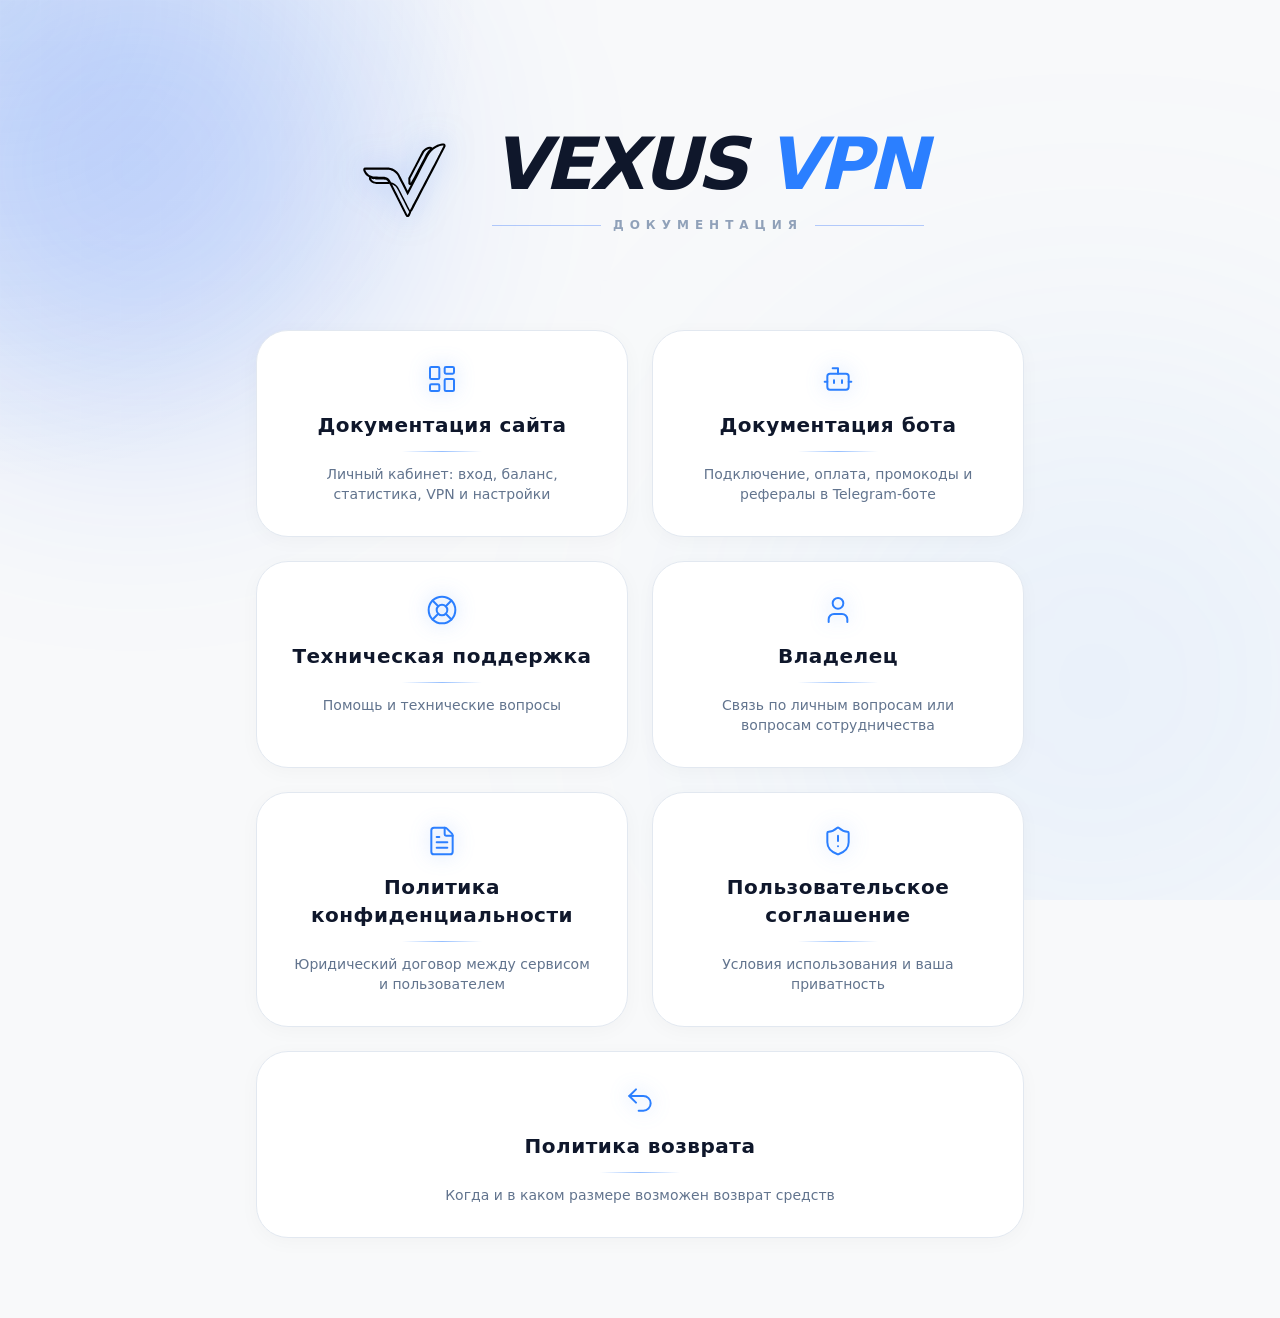
<file: index.html>
<!doctype html>
<html lang="en">
  <head>
    <meta charset="UTF-8" />
    <link rel="preload" as="image" href="/logo.svg" fetchpriority="high">
    <meta name="viewport" content="width=device-width, initial-scale=1.0" />
    <title>Vexus VPN</title> <meta name="description" content="Vexus VPN - экосистема для ускорения интернета." />
    <script type="module" crossorigin src="/assets/index-DFyoh9J2.js"></script>
    <link rel="stylesheet" crossorigin href="/assets/index-VrjFdCSG.css">
  </head>
  <body>
    <div id="root"></div>
  </body>
</html>
</file>
<file: assets/index-VrjFdCSG.css>
/*! tailwindcss v4.2.2 | MIT License | https://tailwindcss.com */
@layer properties{@supports (((-webkit-hyphens:none)) and (not (margin-trim:inline))) or ((-moz-orient:inline) and (not (color:rgb(from red r g b)))){*,:before,:after,::backdrop{--tw-rotate-x:initial;--tw-rotate-y:initial;--tw-rotate-z:initial;--tw-skew-x:initial;--tw-skew-y:initial;--tw-space-y-reverse:0;--tw-border-style:solid;--tw-gradient-position:initial;--tw-gradient-from:#0000;--tw-gradient-via:#0000;--tw-gradient-to:#0000;--tw-gradient-stops:initial;--tw-gradient-via-stops:initial;--tw-gradient-from-position:0%;--tw-gradient-via-position:50%;--tw-gradient-to-position:100%;--tw-leading:initial;--tw-font-weight:initial;--tw-tracking:initial;--tw-shadow:0 0 #0000;--tw-shadow-color:initial;--tw-shadow-alpha:100%;--tw-inset-shadow:0 0 #0000;--tw-inset-shadow-color:initial;--tw-inset-shadow-alpha:100%;--tw-ring-color:initial;--tw-ring-shadow:0 0 #0000;--tw-inset-ring-color:initial;--tw-inset-ring-shadow:0 0 #0000;--tw-ring-inset:initial;--tw-ring-offset-width:0px;--tw-ring-offset-color:#fff;--tw-ring-offset-shadow:0 0 #0000;--tw-blur:initial;--tw-brightness:initial;--tw-contrast:initial;--tw-grayscale:initial;--tw-hue-rotate:initial;--tw-invert:initial;--tw-opacity:initial;--tw-saturate:initial;--tw-sepia:initial;--tw-drop-shadow:initial;--tw-drop-shadow-color:initial;--tw-drop-shadow-alpha:100%;--tw-drop-shadow-size:initial;--tw-duration:initial;--tw-ease:initial;--tw-content:""}}}@layer theme{:root,:host{--font-sans:ui-sans-serif, system-ui, sans-serif, "Apple Color Emoji", "Segoe UI Emoji", "Segoe UI Symbol", "Noto Color Emoji";--font-mono:ui-monospace, SFMono-Regular, Menlo, Monaco, Consolas, "Liberation Mono", "Courier New", monospace;--color-blue-400:oklch(70.7% .165 254.624);--color-blue-500:oklch(62.3% .214 259.815);--color-blue-600:oklch(54.6% .245 262.881);--color-slate-200:oklch(92.9% .013 255.508);--color-slate-400:oklch(70.4% .04 256.788);--color-slate-500:oklch(55.4% .046 257.417);--color-slate-600:oklch(44.6% .043 257.281);--color-slate-700:oklch(37.2% .044 257.287);--color-slate-800:oklch(27.9% .041 260.031);--color-slate-900:oklch(20.8% .042 265.755);--color-gray-400:oklch(70.7% .022 261.325);--color-gray-500:oklch(55.1% .027 264.364);--color-white:#fff;--spacing:.25rem;--container-3xl:48rem;--container-4xl:56rem;--text-sm:.875rem;--text-sm--line-height:calc(1.25 / .875);--text-base:1rem;--text-base--line-height:calc(1.5 / 1);--text-lg:1.125rem;--text-lg--line-height:calc(1.75 / 1.125);--text-xl:1.25rem;--text-xl--line-height:calc(1.75 / 1.25);--text-2xl:1.5rem;--text-2xl--line-height:calc(2 / 1.5);--text-3xl:1.875rem;--text-3xl--line-height:calc(2.25 / 1.875);--text-4xl:2.25rem;--text-4xl--line-height:calc(2.5 / 2.25);--text-7xl:4.5rem;--text-7xl--line-height:1;--font-weight-medium:500;--font-weight-bold:700;--font-weight-black:900;--tracking-tighter:-.05em;--tracking-tight:-.025em;--tracking-wide:.025em;--leading-tight:1.25;--leading-relaxed:1.625;--radius-md:.375rem;--radius-xl:.75rem;--radius-2xl:1rem;--ease-in:cubic-bezier(.4, 0, 1, 1);--ease-out:cubic-bezier(0, 0, .2, 1);--ease-in-out:cubic-bezier(.4, 0, .2, 1);--default-transition-duration:.15s;--default-transition-timing-function:cubic-bezier(.4, 0, .2, 1);--default-font-family:var(--font-sans);--default-mono-font-family:var(--font-mono)}}@layer base{*,:after,:before,::backdrop{box-sizing:border-box;border:0 solid;margin:0;padding:0}::file-selector-button{box-sizing:border-box;border:0 solid;margin:0;padding:0}html,:host{-webkit-text-size-adjust:100%;tab-size:4;line-height:1.5;font-family:var(--default-font-family,ui-sans-serif, system-ui, sans-serif, "Apple Color Emoji", "Segoe UI Emoji", "Segoe UI Symbol", "Noto Color Emoji");font-feature-settings:var(--default-font-feature-settings,normal);font-variation-settings:var(--default-font-variation-settings,normal);-webkit-tap-highlight-color:transparent}hr{height:0;color:inherit;border-top-width:1px}abbr:where([title]){-webkit-text-decoration:underline dotted;text-decoration:underline dotted}h1,h2,h3,h4,h5,h6{font-size:inherit;font-weight:inherit}a{color:inherit;-webkit-text-decoration:inherit;-webkit-text-decoration:inherit;-webkit-text-decoration:inherit;-webkit-text-decoration:inherit;text-decoration:inherit}b,strong{font-weight:bolder}code,kbd,samp,pre{font-family:var(--default-mono-font-family,ui-monospace, SFMono-Regular, Menlo, Monaco, Consolas, "Liberation Mono", "Courier New", monospace);font-feature-settings:var(--default-mono-font-feature-settings,normal);font-variation-settings:var(--default-mono-font-variation-settings,normal);font-size:1em}small{font-size:80%}sub,sup{vertical-align:baseline;font-size:75%;line-height:0;position:relative}sub{bottom:-.25em}sup{top:-.5em}table{text-indent:0;border-color:inherit;border-collapse:collapse}:-moz-focusring{outline:auto}progress{vertical-align:baseline}summary{display:list-item}ol,ul,menu{list-style:none}img,svg,video,canvas,audio,iframe,embed,object{vertical-align:middle;display:block}img,video{max-width:100%;height:auto}button,input,select,optgroup,textarea{font:inherit;font-feature-settings:inherit;font-variation-settings:inherit;letter-spacing:inherit;color:inherit;opacity:1;background-color:#0000;border-radius:0}::file-selector-button{font:inherit;font-feature-settings:inherit;font-variation-settings:inherit;letter-spacing:inherit;color:inherit;opacity:1;background-color:#0000;border-radius:0}:where(select:is([multiple],[size])) optgroup{font-weight:bolder}:where(select:is([multiple],[size])) optgroup option{padding-inline-start:20px}::file-selector-button{margin-inline-end:4px}::placeholder{opacity:1}@supports (not ((-webkit-appearance:-apple-pay-button))) or (contain-intrinsic-size:1px){::placeholder{color:currentColor}@supports (color:color-mix(in lab, red, red)){::placeholder{color:color-mix(in oklab, currentcolor 50%, transparent)}}}textarea{resize:vertical}::-webkit-search-decoration{-webkit-appearance:none}::-webkit-date-and-time-value{min-height:1lh;text-align:inherit}::-webkit-datetime-edit{display:inline-flex}::-webkit-datetime-edit-fields-wrapper{padding:0}::-webkit-datetime-edit{padding-block:0}::-webkit-datetime-edit-year-field{padding-block:0}::-webkit-datetime-edit-month-field{padding-block:0}::-webkit-datetime-edit-day-field{padding-block:0}::-webkit-datetime-edit-hour-field{padding-block:0}::-webkit-datetime-edit-minute-field{padding-block:0}::-webkit-datetime-edit-second-field{padding-block:0}::-webkit-datetime-edit-millisecond-field{padding-block:0}::-webkit-datetime-edit-meridiem-field{padding-block:0}::-webkit-calendar-picker-indicator{line-height:1}:-moz-ui-invalid{box-shadow:none}button,input:where([type=button],[type=reset],[type=submit]){appearance:button}::file-selector-button{appearance:button}::-webkit-inner-spin-button{height:auto}::-webkit-outer-spin-button{height:auto}[hidden]:where(:not([hidden=until-found])){display:none!important}}@layer components;@layer utilities{.pointer-events-none{pointer-events:none}.visible{visibility:visible}.absolute{position:absolute}.fixed{position:fixed}.relative{position:relative}.static{position:static}.inset-0{inset:calc(var(--spacing) * 0)}.start{inset-inline-start:var(--spacing)}.end{inset-inline-end:var(--spacing)}.top-\[-10\%\]{top:-10%}.right-\[-10\%\]{right:-10%}.bottom-\[-10\%\]{bottom:-10%}.left-\[-10\%\]{left:-10%}.z-0{z-index:0}.z-10{z-index:10}.m-906{margin:calc(var(--spacing) * 906)}.m-3538{margin:calc(var(--spacing) * 3538)}.mx-auto{margin-inline:auto}.my-3{margin-block:calc(var(--spacing) * 3)}.mt-4{margin-top:calc(var(--spacing) * 4)}.mb-1{margin-bottom:calc(var(--spacing) * 1)}.mb-4{margin-bottom:calc(var(--spacing) * 4)}.mb-12{margin-bottom:calc(var(--spacing) * 12)}.mb-24{margin-bottom:calc(var(--spacing) * 24)}.block{display:block}.contents{display:contents}.flex{display:flex}.grid{display:grid}.hidden{display:none}.inline{display:inline}.inline-block{display:inline-block}.h-5{height:calc(var(--spacing) * 5)}.h-6{height:calc(var(--spacing) * 6)}.h-8{height:calc(var(--spacing) * 8)}.h-9{height:calc(var(--spacing) * 9)}.h-11{height:calc(var(--spacing) * 11)}.h-16{height:calc(var(--spacing) * 16)}.h-\[1px\]{height:1px}.h-\[500px\]{height:500px}.h-\[600px\]{height:600px}.min-h-screen{min-height:100vh}.w-5{width:calc(var(--spacing) * 5)}.w-6{width:calc(var(--spacing) * 6)}.w-8{width:calc(var(--spacing) * 8)}.w-9{width:calc(var(--spacing) * 9)}.w-11{width:calc(var(--spacing) * 11)}.w-16{width:calc(var(--spacing) * 16)}.w-20{width:calc(var(--spacing) * 20)}.w-\[0\.3em\]{width:.3em}.w-\[500px\]{width:500px}.w-\[600px\]{width:600px}.w-full{width:100%}.max-w-3xl{max-width:var(--container-3xl)}.max-w-4xl{max-width:var(--container-4xl)}.min-w-0{min-width:calc(var(--spacing) * 0)}.flex-1{flex:1}.shrink-0{flex-shrink:0}.transform{transform:var(--tw-rotate-x,) var(--tw-rotate-y,) var(--tw-rotate-z,) var(--tw-skew-x,) var(--tw-skew-y,)}.cursor-default{cursor:default}.cursor-pointer{cursor:pointer}.resize{resize:both}.scroll-mt-24{scroll-margin-top:calc(var(--spacing) * 24)}.list-none{list-style-type:none}.grid-cols-1{grid-template-columns:repeat(1,minmax(0,1fr))}.grid-cols-2{grid-template-columns:repeat(2,minmax(0,1fr))}.flex-col{flex-direction:column}.flex-row{flex-direction:row}.flex-wrap{flex-wrap:wrap}.items-center{align-items:center}.justify-center{justify-content:center}.gap-2\.5{gap:calc(var(--spacing) * 2.5)}.gap-3{gap:calc(var(--spacing) * 3)}.gap-4{gap:calc(var(--spacing) * 4)}.gap-6{gap:calc(var(--spacing) * 6)}:where(.space-y-2>:not(:last-child)){--tw-space-y-reverse:0;margin-block-start:calc(calc(var(--spacing) * 2) * var(--tw-space-y-reverse));margin-block-end:calc(calc(var(--spacing) * 2) * calc(1 - var(--tw-space-y-reverse)))}:where(.space-y-3>:not(:last-child)){--tw-space-y-reverse:0;margin-block-start:calc(calc(var(--spacing) * 3) * var(--tw-space-y-reverse));margin-block-end:calc(calc(var(--spacing) * 3) * calc(1 - var(--tw-space-y-reverse)))}:where(.space-y-4>:not(:last-child)){--tw-space-y-reverse:0;margin-block-start:calc(calc(var(--spacing) * 4) * var(--tw-space-y-reverse));margin-block-end:calc(calc(var(--spacing) * 4) * calc(1 - var(--tw-space-y-reverse)))}:where(.space-y-14>:not(:last-child)){--tw-space-y-reverse:0;margin-block-start:calc(calc(var(--spacing) * 14) * var(--tw-space-y-reverse));margin-block-end:calc(calc(var(--spacing) * 14) * calc(1 - var(--tw-space-y-reverse)))}.gap-x-\[0\.3em\]{-moz-column-gap:.3em;column-gap:.3em}.overflow-hidden{overflow:hidden}.overflow-x-hidden{overflow-x:hidden}.rounded-2xl{border-radius:var(--radius-2xl)}.rounded-\[2rem\]{border-radius:2rem}.rounded-full{border-radius:3.40282e38px}.rounded-md{border-radius:var(--radius-md)}.rounded-xl{border-radius:var(--radius-xl)}.border{border-style:var(--tw-border-style);border-width:1px}.border-t{border-top-style:var(--tw-border-style);border-top-width:1px}.border-b{border-bottom-style:var(--tw-border-style);border-bottom-width:1px}.border-l-2{border-left-style:var(--tw-border-style);border-left-width:2px}.border-blue-500\/30{border-color:#3080ff4d}@supports (color:color-mix(in lab, red, red)){.border-blue-500\/30{border-color:color-mix(in oklab, var(--color-blue-500) 30%, transparent)}}.border-blue-600\/10{border-color:#155dfc1a}@supports (color:color-mix(in lab, red, red)){.border-blue-600\/10{border-color:color-mix(in oklab, var(--color-blue-600) 10%, transparent)}}.border-blue-600\/20{border-color:#155dfc33}@supports (color:color-mix(in lab, red, red)){.border-blue-600\/20{border-color:color-mix(in oklab, var(--color-blue-600) 20%, transparent)}}.border-slate-200{border-color:var(--color-slate-200)}.bg-\[\#f8f9fa\]{background-color:#f8f9fa}.bg-blue-400\/10{background-color:#54a2ff1a}@supports (color:color-mix(in lab, red, red)){.bg-blue-400\/10{background-color:color-mix(in oklab, var(--color-blue-400) 10%, transparent)}}.bg-blue-500\/10{background-color:#3080ff1a}@supports (color:color-mix(in lab, red, red)){.bg-blue-500\/10{background-color:color-mix(in oklab, var(--color-blue-500) 10%, transparent)}}.bg-blue-600\/20{background-color:#155dfc33}@supports (color:color-mix(in lab, red, red)){.bg-blue-600\/20{background-color:color-mix(in oklab, var(--color-blue-600) 20%, transparent)}}.bg-blue-600\/30{background-color:#155dfc4d}@supports (color:color-mix(in lab, red, red)){.bg-blue-600\/30{background-color:color-mix(in oklab, var(--color-blue-600) 30%, transparent)}}.bg-white{background-color:var(--color-white)}.bg-gradient-to-r{--tw-gradient-position:to right in oklab;background-image:linear-gradient(var(--tw-gradient-stops))}.bg-\[linear-gradient\(to_right\,\#ffffff09_1px\,transparent_1px\)\,linear-gradient\(to_bottom\,\#ffffff09_1px\,transparent_1px\)\]{background-image:linear-gradient(90deg,#ffffff09 1px,#0000 1px),linear-gradient(#ffffff09 1px,#0000 1px)}.from-transparent{--tw-gradient-from:transparent;--tw-gradient-stops:var(--tw-gradient-via-stops,var(--tw-gradient-position), var(--tw-gradient-from) var(--tw-gradient-from-position), var(--tw-gradient-to) var(--tw-gradient-to-position))}.via-blue-500\/50{--tw-gradient-via:#3080ff80}@supports (color:color-mix(in lab, red, red)){.via-blue-500\/50{--tw-gradient-via:color-mix(in oklab, var(--color-blue-500) 50%, transparent)}}.via-blue-500\/50{--tw-gradient-via-stops:var(--tw-gradient-position), var(--tw-gradient-from) var(--tw-gradient-from-position), var(--tw-gradient-via) var(--tw-gradient-via-position), var(--tw-gradient-to) var(--tw-gradient-to-position);--tw-gradient-stops:var(--tw-gradient-via-stops)}.to-transparent{--tw-gradient-to:transparent;--tw-gradient-stops:var(--tw-gradient-via-stops,var(--tw-gradient-position), var(--tw-gradient-from) var(--tw-gradient-from-position), var(--tw-gradient-to) var(--tw-gradient-to-position))}.bg-\[size\:40px_40px\]{background-size:40px 40px}.p-8{padding:calc(var(--spacing) * 8)}.px-1\.5{padding-inline:calc(var(--spacing) * 1.5)}.px-2{padding-inline:calc(var(--spacing) * 2)}.px-4{padding-inline:calc(var(--spacing) * 4)}.px-6{padding-inline:calc(var(--spacing) * 6)}.py-0\.5{padding-block:calc(var(--spacing) * .5)}.py-3{padding-block:calc(var(--spacing) * 3)}.pt-6{padding-top:calc(var(--spacing) * 6)}.pt-20{padding-top:calc(var(--spacing) * 20)}.pb-2{padding-bottom:calc(var(--spacing) * 2)}.pb-6{padding-bottom:calc(var(--spacing) * 6)}.pb-20{padding-bottom:calc(var(--spacing) * 20)}.pl-4{padding-left:calc(var(--spacing) * 4)}.text-center{text-align:center}.text-left{text-align:left}.font-mono{font-family:var(--font-mono)}.font-sans{font-family:var(--font-sans)}.text-2xl{font-size:var(--text-2xl);line-height:var(--tw-leading,var(--text-2xl--line-height))}.text-4xl{font-size:var(--text-4xl);line-height:var(--tw-leading,var(--text-4xl--line-height))}.text-lg{font-size:var(--text-lg);line-height:var(--tw-leading,var(--text-lg--line-height))}.text-sm{font-size:var(--text-sm);line-height:var(--tw-leading,var(--text-sm--line-height))}.text-xl{font-size:var(--text-xl);line-height:var(--tw-leading,var(--text-xl--line-height))}.text-\[0\.85em\]{font-size:.85em}.text-\[10px\]{font-size:10px}.leading-none{--tw-leading:1;line-height:1}.leading-relaxed{--tw-leading:var(--leading-relaxed);line-height:var(--leading-relaxed)}.leading-tight{--tw-leading:var(--leading-tight);line-height:var(--leading-tight)}.font-black{--tw-font-weight:var(--font-weight-black);font-weight:var(--font-weight-black)}.font-bold{--tw-font-weight:var(--font-weight-bold);font-weight:var(--font-weight-bold)}.font-medium{--tw-font-weight:var(--font-weight-medium);font-weight:var(--font-weight-medium)}.tracking-\[0\.5em\]{--tw-tracking:.5em;letter-spacing:.5em}.tracking-tight{--tw-tracking:var(--tracking-tight);letter-spacing:var(--tracking-tight)}.tracking-tighter{--tw-tracking:var(--tracking-tighter);letter-spacing:var(--tracking-tighter)}.tracking-wide{--tw-tracking:var(--tracking-wide);letter-spacing:var(--tracking-wide)}.whitespace-nowrap{white-space:nowrap}.whitespace-pre{white-space:pre}.text-blue-500{color:var(--color-blue-500)}.text-blue-600{color:var(--color-blue-600)}.text-slate-400{color:var(--color-slate-400)}.text-slate-500{color:var(--color-slate-500)}.text-slate-600{color:var(--color-slate-600)}.text-slate-700{color:var(--color-slate-700)}.text-slate-800{color:var(--color-slate-800)}.text-slate-900{color:var(--color-slate-900)}.uppercase{text-transform:uppercase}.italic{font-style:italic}.no-underline{text-decoration-line:none}.underline{text-decoration-line:underline}.decoration-1{text-decoration-thickness:1px}.underline-offset-4{text-underline-offset:4px}.opacity-40{opacity:.4}.shadow-\[0_4px_20px_rgba\(0\,0\,0\,0\.03\)\]{--tw-shadow:0 4px 20px var(--tw-shadow-color,#00000008);box-shadow:var(--tw-inset-shadow), var(--tw-inset-ring-shadow), var(--tw-ring-offset-shadow), var(--tw-ring-shadow), var(--tw-shadow)}.shadow-sm{--tw-shadow:0 1px 3px 0 var(--tw-shadow-color,#0000001a), 0 1px 2px -1px var(--tw-shadow-color,#0000001a);box-shadow:var(--tw-inset-shadow), var(--tw-inset-ring-shadow), var(--tw-ring-offset-shadow), var(--tw-ring-shadow), var(--tw-shadow)}.blur{--tw-blur:blur(8px);filter:var(--tw-blur,) var(--tw-brightness,) var(--tw-contrast,) var(--tw-grayscale,) var(--tw-hue-rotate,) var(--tw-invert,) var(--tw-saturate,) var(--tw-sepia,) var(--tw-drop-shadow,)}.blur-\[120px\]{--tw-blur:blur(120px);filter:var(--tw-blur,) var(--tw-brightness,) var(--tw-contrast,) var(--tw-grayscale,) var(--tw-hue-rotate,) var(--tw-invert,) var(--tw-saturate,) var(--tw-sepia,) var(--tw-drop-shadow,)}.blur-\[150px\]{--tw-blur:blur(150px);filter:var(--tw-blur,) var(--tw-brightness,) var(--tw-contrast,) var(--tw-grayscale,) var(--tw-hue-rotate,) var(--tw-invert,) var(--tw-saturate,) var(--tw-sepia,) var(--tw-drop-shadow,)}.brightness-110{--tw-brightness:brightness(110%);filter:var(--tw-blur,) var(--tw-brightness,) var(--tw-contrast,) var(--tw-grayscale,) var(--tw-hue-rotate,) var(--tw-invert,) var(--tw-saturate,) var(--tw-sepia,) var(--tw-drop-shadow,)}.drop-shadow{--tw-drop-shadow-size:drop-shadow(0 1px 2px var(--tw-drop-shadow-color,#0000001a)) drop-shadow(0 1px 1px var(--tw-drop-shadow-color,#0000000f));--tw-drop-shadow:drop-shadow(0 1px 2px #0000001a) drop-shadow(0 1px 1px #0000000f);filter:var(--tw-blur,) var(--tw-brightness,) var(--tw-contrast,) var(--tw-grayscale,) var(--tw-hue-rotate,) var(--tw-invert,) var(--tw-saturate,) var(--tw-sepia,) var(--tw-drop-shadow,)}.drop-shadow-\[0_0_10px_rgba\(59\,130\,246\,0\.4\)\]{--tw-drop-shadow-size:drop-shadow(0 0 10px var(--tw-drop-shadow-color,#3b82f666));--tw-drop-shadow:var(--tw-drop-shadow-size);filter:var(--tw-blur,) var(--tw-brightness,) var(--tw-contrast,) var(--tw-grayscale,) var(--tw-hue-rotate,) var(--tw-invert,) var(--tw-saturate,) var(--tw-sepia,) var(--tw-drop-shadow,)}.drop-shadow-\[0_0_12px_rgba\(59\,130\,246\,0\.5\)\]{--tw-drop-shadow-size:drop-shadow(0 0 12px var(--tw-drop-shadow-color,#3b82f680));--tw-drop-shadow:var(--tw-drop-shadow-size);filter:var(--tw-blur,) var(--tw-brightness,) var(--tw-contrast,) var(--tw-grayscale,) var(--tw-hue-rotate,) var(--tw-invert,) var(--tw-saturate,) var(--tw-sepia,) var(--tw-drop-shadow,)}.drop-shadow-\[0_0_15px_rgba\(59\,130\,246\,0\.5\)\]{--tw-drop-shadow-size:drop-shadow(0 0 15px var(--tw-drop-shadow-color,#3b82f680));--tw-drop-shadow:var(--tw-drop-shadow-size);filter:var(--tw-blur,) var(--tw-brightness,) var(--tw-contrast,) var(--tw-grayscale,) var(--tw-hue-rotate,) var(--tw-invert,) var(--tw-saturate,) var(--tw-sepia,) var(--tw-drop-shadow,)}.filter{filter:var(--tw-blur,) var(--tw-brightness,) var(--tw-contrast,) var(--tw-grayscale,) var(--tw-hue-rotate,) var(--tw-invert,) var(--tw-saturate,) var(--tw-sepia,) var(--tw-drop-shadow,)}.transition{transition-property:color,background-color,border-color,outline-color,text-decoration-color,fill,stroke,--tw-gradient-from,--tw-gradient-via,--tw-gradient-to,opacity,box-shadow,transform,translate,scale,rotate,filter,-webkit-backdrop-filter,backdrop-filter,display,content-visibility,overlay,pointer-events;transition-timing-function:var(--tw-ease,var(--default-transition-timing-function));transition-duration:var(--tw-duration,var(--default-transition-duration))}.transition-all{transition-property:all;transition-timing-function:var(--tw-ease,var(--default-transition-timing-function));transition-duration:var(--tw-duration,var(--default-transition-duration))}.transition-colors{transition-property:color,background-color,border-color,outline-color,text-decoration-color,fill,stroke,--tw-gradient-from,--tw-gradient-via,--tw-gradient-to;transition-timing-function:var(--tw-ease,var(--default-transition-timing-function));transition-duration:var(--tw-duration,var(--default-transition-duration))}.duration-200{--tw-duration:.2s;transition-duration:.2s}.duration-300{--tw-duration:.3s;transition-duration:.3s}.duration-500{--tw-duration:.5s;transition-duration:.5s}.ease-in{--tw-ease:var(--ease-in);transition-timing-function:var(--ease-in)}.ease-in-out{--tw-ease:var(--ease-in-out);transition-timing-function:var(--ease-in-out)}.ease-out{--tw-ease:var(--ease-out);transition-timing-function:var(--ease-out)}.select-none{-webkit-user-select:none;user-select:none}.selection\:bg-blue-500\/30 ::selection{background-color:#3080ff4d}@supports (color:color-mix(in lab, red, red)){.selection\:bg-blue-500\/30 ::selection{background-color:color-mix(in oklab, var(--color-blue-500) 30%, transparent)}}.selection\:bg-blue-500\/30::selection{background-color:#3080ff4d}@supports (color:color-mix(in lab, red, red)){.selection\:bg-blue-500\/30::selection{background-color:color-mix(in oklab, var(--color-blue-500) 30%, transparent)}}.before\:absolute:before{content:var(--tw-content);position:absolute}.before\:top-\[0\.6em\]:before{content:var(--tw-content);top:.6em}.before\:left-0:before{content:var(--tw-content);left:calc(var(--spacing) * 0)}.before\:h-1\.5:before{content:var(--tw-content);height:calc(var(--spacing) * 1.5)}.before\:w-1\.5:before{content:var(--tw-content);width:calc(var(--spacing) * 1.5)}.before\:rounded-full:before{content:var(--tw-content);border-radius:3.40282e38px}.before\:bg-blue-500:before{content:var(--tw-content);background-color:var(--color-blue-500)}.before\:content-\[\'\'\]:before{--tw-content:"";content:var(--tw-content)}@media (hover:hover){.hover\:border-blue-500\/50:hover{border-color:#3080ff80}@supports (color:color-mix(in lab, red, red)){.hover\:border-blue-500\/50:hover{border-color:color-mix(in oklab, var(--color-blue-500) 50%, transparent)}}.hover\:text-blue-400:hover{color:var(--color-blue-400)}}@media (width>=40rem){.sm\:grid-cols-3{grid-template-columns:repeat(3,minmax(0,1fr))}.sm\:gap-4{gap:calc(var(--spacing) * 4)}.sm\:text-3xl{font-size:var(--text-3xl);line-height:var(--tw-leading,var(--text-3xl--line-height))}}@media (width>=48rem){.md\:col-span-2{grid-column:span 2/span 2}.md\:mb-16{margin-bottom:calc(var(--spacing) * 16)}.md\:h-24{height:calc(var(--spacing) * 24)}.md\:w-24{width:calc(var(--spacing) * 24)}.md\:grid-cols-2{grid-template-columns:repeat(2,minmax(0,1fr))}.md\:gap-10{gap:calc(var(--spacing) * 10)}.md\:pt-32{padding-top:calc(var(--spacing) * 32)}.md\:text-4xl{font-size:var(--text-4xl);line-height:var(--tw-leading,var(--text-4xl--line-height))}.md\:text-7xl{font-size:var(--text-7xl);line-height:var(--tw-leading,var(--text-7xl--line-height))}.md\:text-base{font-size:var(--text-base);line-height:var(--tw-leading,var(--text-base--line-height))}.md\:text-xl{font-size:var(--text-xl);line-height:var(--tw-leading,var(--text-xl--line-height))}.md\:text-\[12px\]{font-size:12px}.md\:brightness-200{--tw-brightness:brightness(200%);filter:var(--tw-blur,) var(--tw-brightness,) var(--tw-contrast,) var(--tw-grayscale,) var(--tw-hue-rotate,) var(--tw-invert,) var(--tw-saturate,) var(--tw-sepia,) var(--tw-drop-shadow,)}}@media (prefers-color-scheme:dark){.dark\:border-white\/5{border-color:#ffffff0d}@supports (color:color-mix(in lab, red, red)){.dark\:border-white\/5{border-color:color-mix(in oklab, var(--color-white) 5%, transparent)}}.dark\:bg-\[\#07070c\]\/50{background-color:oklab(13.1423% .00297707 -.0113741/.5)}.dark\:bg-\[\#07070c\]\/60{background-color:oklab(13.1423% .00297707 -.0113741/.6)}.dark\:bg-\[\#020205\]{background-color:#020205}.dark\:text-blue-400{color:var(--color-blue-400)}.dark\:text-gray-400{color:var(--color-gray-400)}.dark\:text-gray-500{color:var(--color-gray-500)}.dark\:text-slate-200{color:var(--color-slate-200)}.dark\:text-white{color:var(--color-white)}.dark\:opacity-10{opacity:.1}.dark\:shadow-\[0_0_50px_rgba\(0\,0\,0\,0\.3\)\]{--tw-shadow:0 0 50px var(--tw-shadow-color,#0000004d);box-shadow:var(--tw-inset-shadow), var(--tw-inset-ring-shadow), var(--tw-ring-offset-shadow), var(--tw-ring-shadow), var(--tw-shadow)}.dark\:invert{--tw-invert:invert(100%);filter:var(--tw-blur,) var(--tw-brightness,) var(--tw-contrast,) var(--tw-grayscale,) var(--tw-hue-rotate,) var(--tw-invert,) var(--tw-saturate,) var(--tw-sepia,) var(--tw-drop-shadow,)}@media (hover:hover){.dark\:hover\:border-blue-500\/50:hover{border-color:#3080ff80}@supports (color:color-mix(in lab, red, red)){.dark\:hover\:border-blue-500\/50:hover{border-color:color-mix(in oklab, var(--color-blue-500) 50%, transparent)}}}}}html,body{background:#020205;overflow-x:hidden}img.emoji{vertical-align:-.1em;width:1em;height:1em;margin:0 .05em 0 .1em;display:inline-block}.w-14.h-14 img.emoji{-o-object-fit:cover;object-fit:cover;transform:scale(1.3);width:100%!important;height:100%!important}@keyframes doc-flash{0%{background-color:#3b82f600;box-shadow:0 0 #3b82f600}12%{background-color:#3b82f629;box-shadow:0 0 0 14px #3b82f629}70%{background-color:#3b82f629;box-shadow:0 0 0 14px #3b82f629}to{background-color:#3b82f600;box-shadow:0 0 0 14px #3b82f600}}.doc-flash{border-radius:1.25rem;animation:3.2s ease-out doc-flash}@property --tw-rotate-x{syntax:"*";inherits:false}@property --tw-rotate-y{syntax:"*";inherits:false}@property --tw-rotate-z{syntax:"*";inherits:false}@property --tw-skew-x{syntax:"*";inherits:false}@property --tw-skew-y{syntax:"*";inherits:false}@property --tw-space-y-reverse{syntax:"*";inherits:false;initial-value:0}@property --tw-border-style{syntax:"*";inherits:false;initial-value:solid}@property --tw-gradient-position{syntax:"*";inherits:false}@property --tw-gradient-from{syntax:"<color>";inherits:false;initial-value:#0000}@property --tw-gradient-via{syntax:"<color>";inherits:false;initial-value:#0000}@property --tw-gradient-to{syntax:"<color>";inherits:false;initial-value:#0000}@property --tw-gradient-stops{syntax:"*";inherits:false}@property --tw-gradient-via-stops{syntax:"*";inherits:false}@property --tw-gradient-from-position{syntax:"<length-percentage>";inherits:false;initial-value:0%}@property --tw-gradient-via-position{syntax:"<length-percentage>";inherits:false;initial-value:50%}@property --tw-gradient-to-position{syntax:"<length-percentage>";inherits:false;initial-value:100%}@property --tw-leading{syntax:"*";inherits:false}@property --tw-font-weight{syntax:"*";inherits:false}@property --tw-tracking{syntax:"*";inherits:false}@property --tw-shadow{syntax:"*";inherits:false;initial-value:0 0 #0000}@property --tw-shadow-color{syntax:"*";inherits:false}@property --tw-shadow-alpha{syntax:"<percentage>";inherits:false;initial-value:100%}@property --tw-inset-shadow{syntax:"*";inherits:false;initial-value:0 0 #0000}@property --tw-inset-shadow-color{syntax:"*";inherits:false}@property --tw-inset-shadow-alpha{syntax:"<percentage>";inherits:false;initial-value:100%}@property --tw-ring-color{syntax:"*";inherits:false}@property --tw-ring-shadow{syntax:"*";inherits:false;initial-value:0 0 #0000}@property --tw-inset-ring-color{syntax:"*";inherits:false}@property --tw-inset-ring-shadow{syntax:"*";inherits:false;initial-value:0 0 #0000}@property --tw-ring-inset{syntax:"*";inherits:false}@property --tw-ring-offset-width{syntax:"<length>";inherits:false;initial-value:0}@property --tw-ring-offset-color{syntax:"*";inherits:false;initial-value:#fff}@property --tw-ring-offset-shadow{syntax:"*";inherits:false;initial-value:0 0 #0000}@property --tw-blur{syntax:"*";inherits:false}@property --tw-brightness{syntax:"*";inherits:false}@property --tw-contrast{syntax:"*";inherits:false}@property --tw-grayscale{syntax:"*";inherits:false}@property --tw-hue-rotate{syntax:"*";inherits:false}@property --tw-invert{syntax:"*";inherits:false}@property --tw-opacity{syntax:"*";inherits:false}@property --tw-saturate{syntax:"*";inherits:false}@property --tw-sepia{syntax:"*";inherits:false}@property --tw-drop-shadow{syntax:"*";inherits:false}@property --tw-drop-shadow-color{syntax:"*";inherits:false}@property --tw-drop-shadow-alpha{syntax:"<percentage>";inherits:false;initial-value:100%}@property --tw-drop-shadow-size{syntax:"*";inherits:false}@property --tw-duration{syntax:"*";inherits:false}@property --tw-ease{syntax:"*";inherits:false}@property --tw-content{syntax:"*";inherits:false;initial-value:""}
</file>
